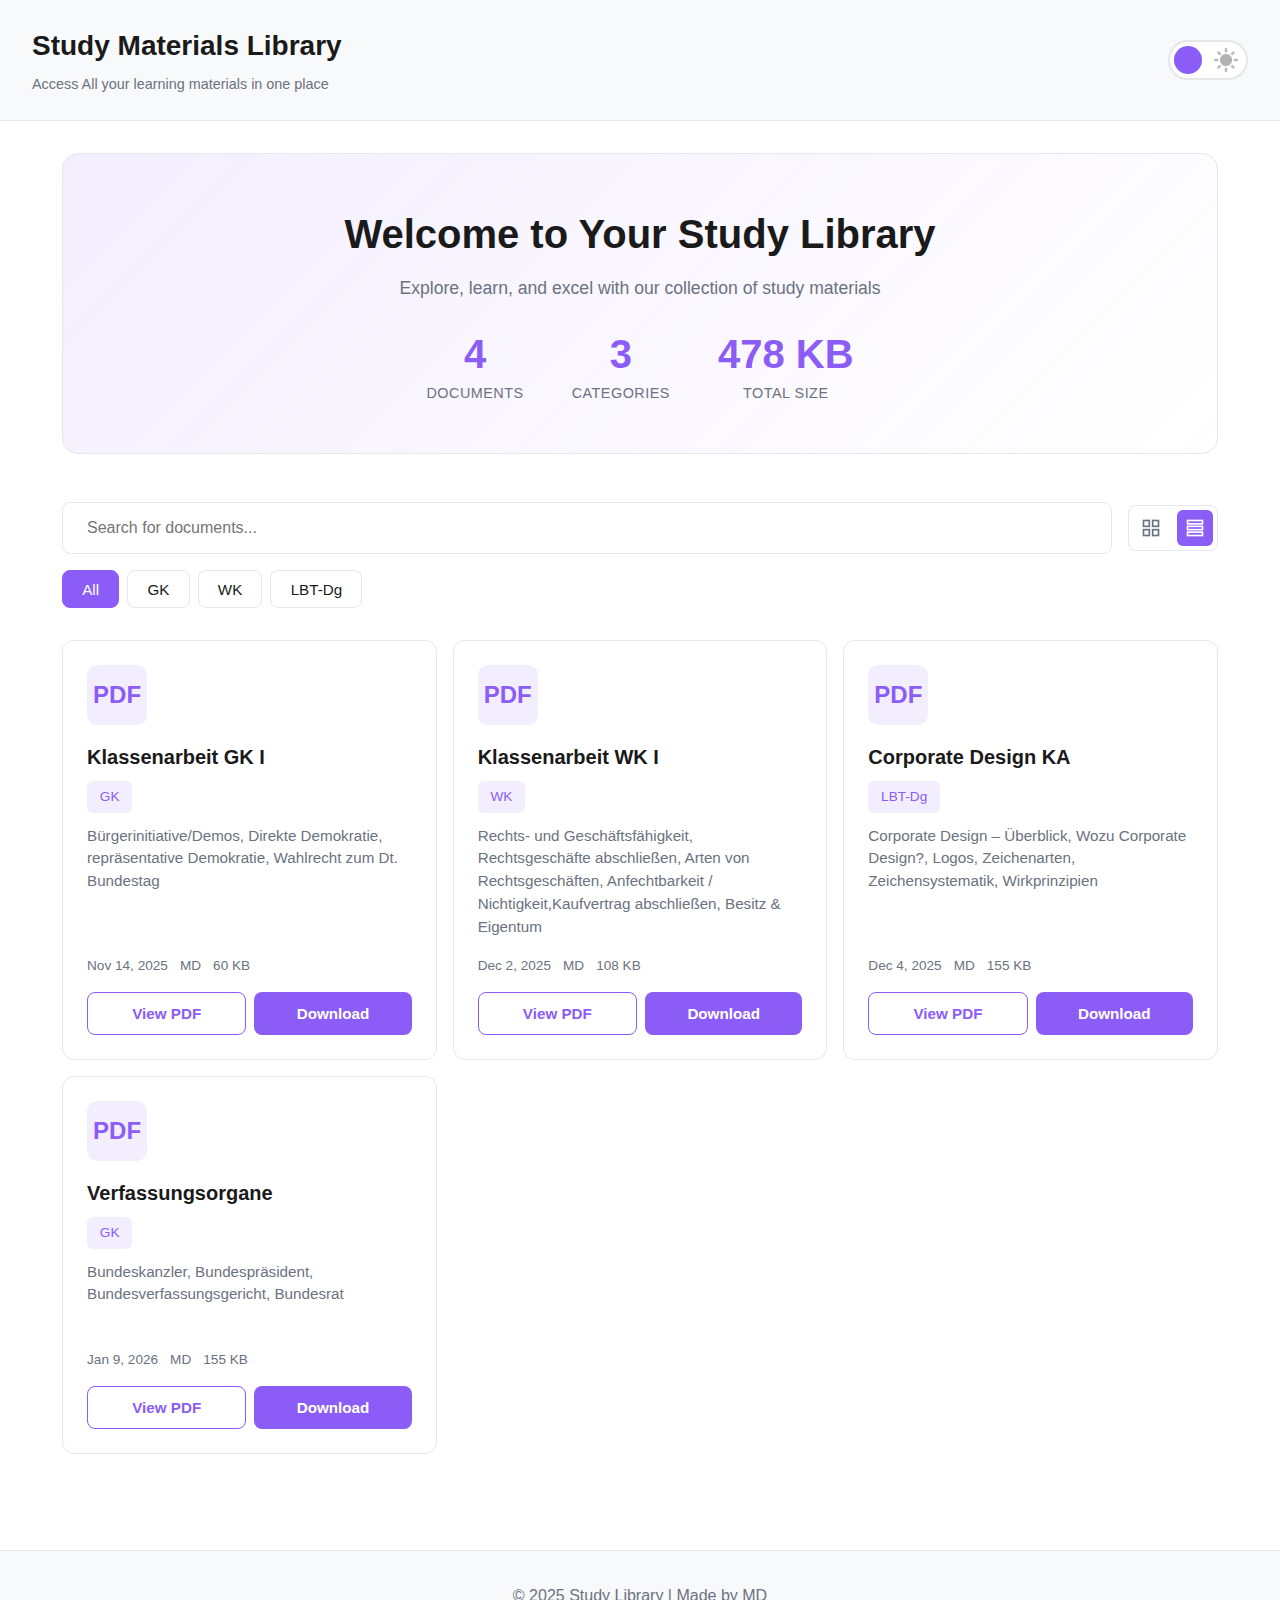
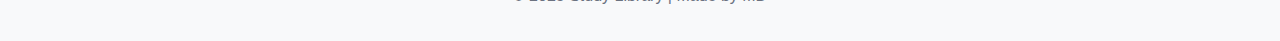
<file: index.html>
<!DOCTYPE html>
<html lang="en">
<head>
    <meta charset="UTF-8">
    <meta name="viewport" content="width=device-width, initial-scale=1.0">
    <title>Study-Lib</title>
    <link rel="stylesheet" href="style.css">
</head>
<body>
    <header>
        <div class="container">
            <div class="header-content">
                <h1>Study Materials Library</h1>
                <p class="subtitle">Access All your learning materials in one place</p>
            </div>
            <label class="theme-toggle">
                <input type="checkbox" id="themeToggle">
                <span class="toggle-slider">
                    <img src="assets/icons/dark-mode.png" alt="Dark Mode" class="toggle-icon light-icon">
                    <img src="assets/icons/light-mode.png" alt="Light Mode" class="toggle-icon dark-icon">
                </span>
            </label>
        </div>
    </header>

    <main class="container">
        <!-- Hero Section -->
        <section class="hero">
            <h2 class="hero-title">Welcome to Your Study Library</h2>
            <p class="hero-subtitle">Explore, learn, and excel with our collection of study materials</p>
            <div class="hero-stats">
                <div class="stat-item">
                    <span class="stat-number" id="totalDocs">0</span>
                    <span class="stat-label">Documents</span>
                </div>
                <div class="stat-item">
                    <span class="stat-number" id="totalCategories">0</span>
                    <span class="stat-label">Categories</span>
                </div>
                <div class="stat-item">
                    <span class="stat-number" id="totalSize">0</span>
                    <span class="stat-label">Total Size</span>
                </div>
            </div>
        </section>

        <div class="controls">
            <div class="controls-row">
                <input type="text" id="searchInput" placeholder="Search for documents..." class="search-box">
                <div class="view-options">
                    <button class="view-btn" data-view="comfortable" title="Comfortable">
                        <svg width="20" height="20" viewBox="0 0 24 24" fill="none" stroke="currentColor" stroke-width="2">
                            <rect x="3" y="3" width="7" height="7"></rect>
                            <rect x="14" y="3" width="7" height="7"></rect>
                            <rect x="3" y="14" width="7" height="7"></rect>
                            <rect x="14" y="14" width="7" height="7"></rect>
                        </svg>
                    </button>
                    <button class="view-btn active" data-view="compact" title="Compact">
                        <svg width="20" height="20" viewBox="0 0 24 24" fill="none" stroke="currentColor" stroke-width="2">
                            <rect x="3" y="3" width="18" height="4"></rect>
                            <rect x="3" y="10" width="18" height="4"></rect>
                            <rect x="3" y="17" width="18" height="4"></rect>
                        </svg>
                    </button>
                </div>
            </div>
            <div class="filter-buttons" id="categoryFilters">
                <button class="filter-btn active" data-category="all">All</button>
            </div>
        </div>

        <div class="pdf-grid" id="pdfGrid">
            <!-- PDF cards will be generated here -->
        </div>

        <div class="empty-state" id="emptyState" style="display: none;">
            <p>No documents found</p>
        </div>
    </main>

    <footer>
        <div class="container">
            <p>&copy; 2025 Study Library | Made by MD</p>
        </div>
    </footer>

    <!-- PDF Viewer Modal -->
    <div id="pdfModal" class="modal">
        <div class="modal-content">
            <div class="modal-header">
                <h2 id="modalTitle">PDF Viewer</h2>
                <div class="modal-actions">
                    <button class="modal-open-new" id="openNewTab">Open in New Tab</button>
                    <button class="modal-close" id="closeModal">&times;</button>
                </div>
            </div>
            <div class="modal-body">
                <iframe id="pdfViewer" src="" frameborder="0"></iframe>
            </div>
        </div>
    </div>

    <script src="library-data.js"></script>
    <script src="script.js"></script>
</body>
</html>
</file>
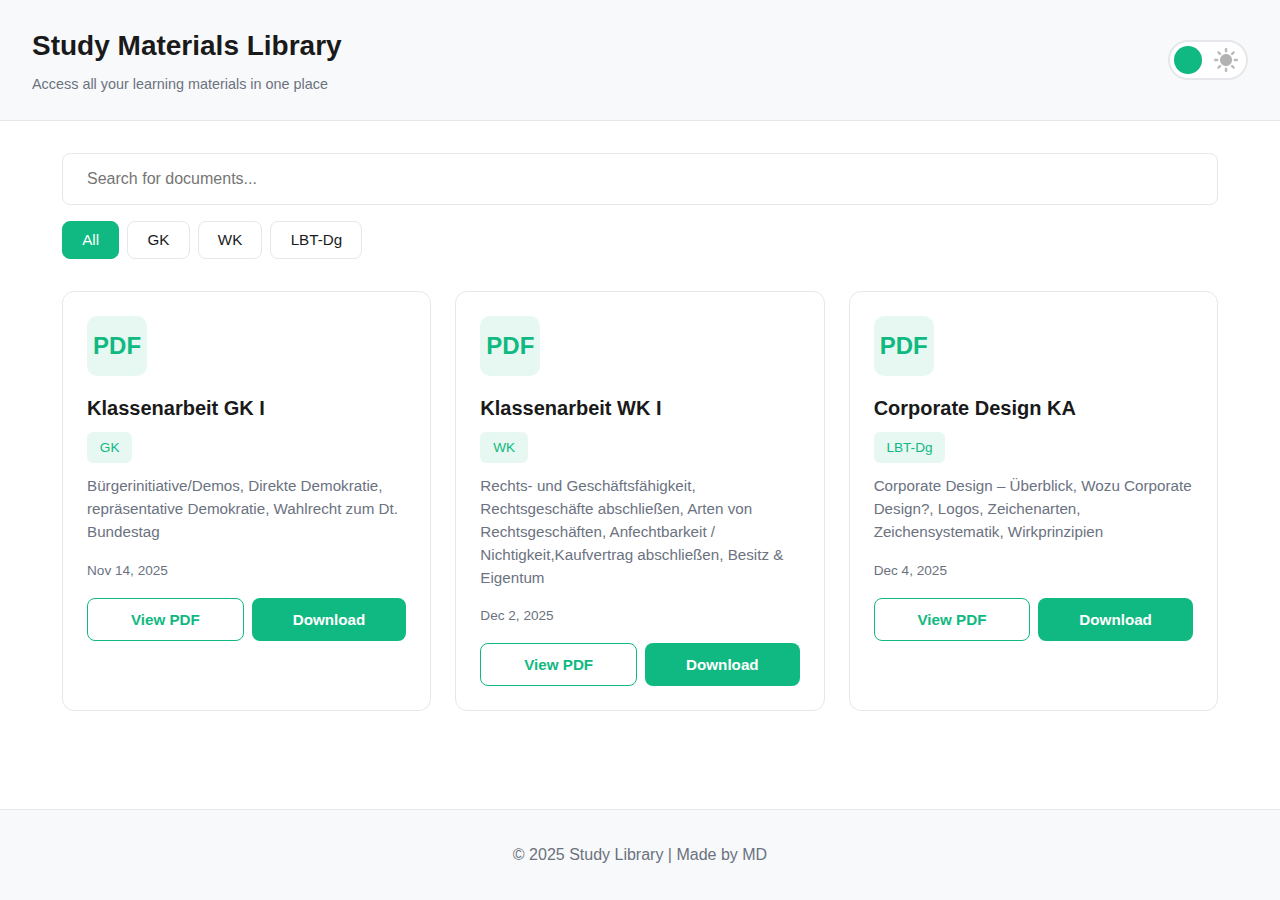
<file: study-lib/index.html>
<!DOCTYPE html>
<html lang="en">
<head>
    <meta charset="UTF-8">
    <meta name="viewport" content="width=device-width, initial-scale=1.0">
    <title>Study-Lib</title>
    <link rel="stylesheet" href="style.css">
</head>
<body>
    <header>
        <div class="container">
            <div class="header-content">
                <h1>Study Materials Library</h1>
                <p class="subtitle">Access all your learning materials in one place</p>
            </div>
            <label class="theme-toggle">
                <input type="checkbox" id="themeToggle">
                <span class="toggle-slider">
                    <img src="assets/icons/dark-mode.png" alt="Dark Mode" class="toggle-icon light-icon">
                    <img src="assets/icons/light-mode.png" alt="Light Mode" class="toggle-icon dark-icon">
                </span>
            </label>
        </div>
    </header>

    <main class="container">
        <div class="controls">
            <input type="text" id="searchInput" placeholder="Search for documents..." class="search-box">
            <div class="filter-buttons" id="categoryFilters">
                <button class="filter-btn active" data-category="all">All</button>
            </div>
        </div>

        <div class="pdf-grid" id="pdfGrid">
            <!-- PDF cards will be generated here -->
        </div>

        <div class="empty-state" id="emptyState" style="display: none;">
            <p>No documents found</p>
        </div>
    </main>

    <footer>
        <div class="container">
            <p>&copy; 2025 Study Library | Made by MD</p>
        </div>
    </footer>

    <!-- PDF Viewer Modal -->
    <div id="pdfModal" class="modal">
        <div class="modal-content">
            <div class="modal-header">
                <h2 id="modalTitle">PDF Viewer</h2>
                <div class="modal-actions">
                    <button class="modal-open-new" id="openNewTab">Open in New Tab</button>
                    <button class="modal-close" id="closeModal">&times;</button>
                </div>
            </div>
            <div class="modal-body">
                <iframe id="pdfViewer" src="" frameborder="0"></iframe>
            </div>
        </div>
    </div>

    <script src="library-data.js"></script>
    <script src="script.js"></script>
</body>
</html>
</file>
<file: style.css>
* {
    margin: 0;
    padding: 0;
    box-sizing: border-box;
}

:root {
    --bg-primary: #fff;
    --bg-secondary: #f8f9fa;
    --bg-card: #ffffff;
    --text-primary: #1a1a1a;
    --text-secondary: #6b7280;
    --border-color: #e5e7eb;
    --accent: #8b5cf6;
    --accent-hover: #7c3aed;
    --accent-light: rgba(139, 92, 246, 0.1);
    --shadow: rgba(0, 0, 0, 0.1);
}

[data-theme="dark"] {
    --bg-primary: #1c1c1e;
    --bg-secondary: #141416;
    --bg-card: #2c2c2e;
    --text-primary: #f2f3f5;
    --text-secondary: #b5bac1;
    --border-color: #3a3a3c;
    --accent: #a78bfa;
    --accent-hover: #8b5cf6;
    --accent-light: rgba(167, 139, 250, 0.15);
    --shadow: rgba(0, 0, 0, 0.3);
}

body {
    font-family: -apple-system, BlinkMacSystemFont, 'Segoe UI', Roboto, Oxygen, Ubuntu, Cantarell, sans-serif;
    background: var(--bg-primary);
    color: var(--text-primary);
    line-height: 1.6;
    min-height: 100vh;
    display: flex;
    flex-direction: column;
    transition: background-color 0.3s ease, color 0.3s ease;
}

.container {
    max-width: 100%;
    margin: 0 auto;
    padding: 0 2rem;
}

main.container {
    max-width: 1800px;
}

/* Header */
header {
    background: var(--bg-secondary);
    border-bottom: 1px solid var(--border-color);
    padding: 1.5rem 0;
    position: relative;
    margin-bottom: 2rem;
}

header .container {
    display: flex;
    justify-content: space-between;
    align-items: center;
}

.header-content {
    flex: 1;
}

header h1 {
    font-size: 1.75rem;
    margin-bottom: 0.25rem;
    color: var(--text-primary);
}

.subtitle {
    color: var(--text-secondary);
    font-size: 0.9rem;
}

/* Theme Toggle */
.theme-toggle {
    position: relative;
    display: inline-block;
    width: 80px;
    height: 40px;
    cursor: pointer;
}

.theme-toggle input {
    opacity: 0;
    width: 0;
    height: 0;
}

.toggle-slider {
    position: absolute;
    top: 0;
    left: 0;
    right: 0;
    bottom: 0;
    background: var(--bg-card);
    border: 2px solid var(--border-color);
    border-radius: 40px;
    transition: all 0.3s ease;
    display: flex;
    align-items: center;
    padding: 4px;
}

.toggle-slider:hover {
    border-color: var(--accent);
}

.toggle-icon {
    position: absolute;
    width: 24px;
    height: 24px;
    transition: all 0.3s ease;
}

.light-icon {
    left: 8px;
    opacity: 1;
}

.dark-icon {
    right: 8px;
    opacity: 0.3;
}

.theme-toggle input:checked ~ .toggle-slider {
    background: var(--accent-light);
}

.theme-toggle input:checked ~ .toggle-slider .light-icon {
    opacity: 0.3;
}

.theme-toggle input:checked ~ .toggle-slider .dark-icon {
    opacity: 1;
}

.theme-toggle input:checked ~ .toggle-slider::before {
    transform: translateX(40px);
}

.toggle-slider::before {
    content: '';
    position: absolute;
    height: 28px;
    width: 28px;
    left: 4px;
    background: var(--accent);
    border-radius: 50%;
    transition: all 0.3s ease;
    z-index: 1;
}

/* Main Content */
main {
    flex: 1;
    padding: 3rem 0;
}

/* Hero Section */
.hero {
    text-align: center;
    padding: 3rem 2rem;
    margin-bottom: 3rem;
    background: linear-gradient(135deg, var(--accent-light) 0%, transparent 100%);
    border-radius: 16px;
    border: 1px solid var(--border-color);
}

.hero-title {
    font-size: 2.5rem;
    margin-bottom: 0.5rem;
    color: var(--text-primary);
    font-weight: 700;
}

.hero-subtitle {
    font-size: 1.1rem;
    color: var(--text-secondary);
    margin-bottom: 2rem;
}

.hero-stats {
    display: flex;
    justify-content: center;
    gap: 3rem;
    flex-wrap: wrap;
}

.stat-item {
    display: flex;
    flex-direction: column;
    align-items: center;
}

.stat-number {
    font-size: 2.5rem;
    font-weight: 700;
    color: var(--accent);
    line-height: 1;
}

.stat-label {
    font-size: 0.9rem;
    color: var(--text-secondary);
    margin-top: 0.5rem;
    text-transform: uppercase;
    letter-spacing: 0.5px;
}

/* Controls */
.controls {
    margin-bottom: 2rem;
}

.controls-row {
    display: flex;
    gap: 1rem;
    align-items: center;
    margin-bottom: 1rem;
}

.search-box {
    flex: 1;
    padding: 1rem 1.5rem;
    font-size: 1rem;
    border: 1px solid var(--border-color);
    border-radius: 8px;
    background: var(--bg-card);
    color: var(--text-primary);
    transition: all 0.3s ease;
}

.search-box:focus {
    outline: none;
    border-color: var(--accent);
    box-shadow: 0 0 0 3px var(--accent-light);
}

.view-options {
    display: flex;
    gap: 0.5rem;
    background: var(--bg-card);
    border: 1px solid var(--border-color);
    border-radius: 8px;
    padding: 0.25rem;
}

.view-btn {
    padding: 0.5rem;
    border: none;
    background: transparent;
    color: var(--text-secondary);
    cursor: pointer;
    border-radius: 6px;
    transition: all 0.3s ease;
    display: flex;
    align-items: center;
    justify-content: center;
}

.view-btn:hover {
    background: var(--accent-light);
    color: var(--accent);
}

.view-btn.active {
    background: var(--accent);
    color: white;
}

/* Filter Buttons */
.filter-buttons {
    display: flex;
    gap: 0.5rem;
    flex-wrap: wrap;
}

.filter-btn {
    padding: 0.6rem 1.2rem;
    border: 1px solid var(--border-color);
    background: var(--bg-card);
    color: var(--text-primary);
    border-radius: 8px;
    cursor: pointer;
    font-size: 0.95rem;
    font-weight: 500;
    transition: all 0.3s ease;
}

.filter-btn:hover {
    border-color: var(--accent);
    transform: translateY(-2px);
}

.filter-btn.active {
    background: var(--accent);
    border-color: var(--accent);
    color: white;
}

/* PDF Grid */
.pdf-grid {
    display: grid;
    grid-template-columns: repeat(auto-fill, minmax(300px, 1fr));
    gap: 1.5rem;
    margin-bottom: 2rem;
}

/* Grid Layout Variations */
.pdf-grid.comfortable {
    grid-template-columns: repeat(auto-fill, minmax(350px, 1fr));
    gap: 2rem;
}

.pdf-grid.compact {
    grid-template-columns: repeat(auto-fill, minmax(280px, 1fr));
    gap: 1rem;
}

/* PDF Card */
.pdf-card {
    background: var(--bg-card);
    border: 1px solid var(--border-color);
    border-radius: 12px;
    padding: 1.5rem;
    transition: all 0.3s ease;
    position: relative;
    display: flex;
    flex-direction: column;
    height: 100%;
}

.pdf-card:hover {
    transform: translateY(-4px);
    box-shadow: 0 8px 24px var(--shadow);
    border-color: var(--accent);
}

.pdf-icon {
    font-size: 1.5rem;
    font-weight: 600;
    margin-bottom: 1rem;
    display: flex;
    color: var(--accent);
    background: var(--accent-light);
    width: 60px;
    height: 60px;
    align-items: center;
    justify-content: center;
    border-radius: 10px;
}

.pdf-card h3 {
    font-size: 1.25rem;
    margin-bottom: 0.5rem;
    color: var(--text-primary);
    flex-shrink: 0;
}

.pdf-card .category {
    display: inline-block;
    padding: 0.3rem 0.8rem;
    background: var(--accent-light);
    color: var(--accent);
    border-radius: 6px;
    font-size: 0.85rem;
    margin-bottom: 0.75rem;
    font-weight: 500;
    flex-shrink: 0;
    align-self: flex-start;
}

.pdf-card .description {
    color: var(--text-secondary);
    font-size: 0.95rem;
    margin-bottom: 1rem;
    line-height: 1.5;
    flex-grow: 1;
    min-height: 4.5rem;
}

.pdf-card .meta {
    display: flex;
    flex-wrap: wrap;
    gap: 0.75rem;
    font-size: 0.85rem;
    color: var(--text-secondary);
    margin-bottom: 1rem;
}

.pdf-card .meta span {
    display: flex;
    align-items: center;
    gap: 0.25rem;
}

.card-actions {
    display: flex;
    gap: 0.5rem;
}

.pdf-card .view-btn,
.pdf-card .download-btn {
    flex: 1;
    padding: 0.75rem;
    border: none;
    border-radius: 8px;
    font-size: 0.95rem;
    font-weight: 600;
    cursor: pointer;
    transition: all 0.3s ease;
}

.pdf-card .view-btn {
    background: var(--bg-card);
    color: var(--accent);
    border: 1px solid var(--accent);
}

.pdf-card .view-btn:hover {
    background: var(--accent-light);
}

.pdf-card .download-btn {
    background: var(--accent);
    color: white;
}

.pdf-card .download-btn:hover {
    background: var(--accent-hover);
}

/* Empty State */
.empty-state {
    text-align: center;
    padding: 4rem 2rem;
    color: var(--text-secondary);
    font-size: 1.1rem;
}

/* Footer */
footer {
    background: var(--bg-secondary);
    padding: 2rem 0;
    text-align: center;
    border-top: 1px solid var(--border-color);
    margin-top: 4rem;
}

footer p {
    color: var(--text-secondary);
}

/* Modal */
.modal {
    display: none;
    position: fixed;
    top: 0;
    left: 0;
    width: 100%;
    height: 100%;
    background: rgba(0, 0, 0, 0.8);
    z-index: 1000;
    align-items: center;
    justify-content: center;
    padding: 2rem;
}

.modal-content {
    background: var(--bg-card);
    border-radius: 12px;
    width: 100%;
    max-width: 1200px;
    height: 90vh;
    display: flex;
    flex-direction: column;
    box-shadow: 0 20px 60px rgba(0, 0, 0, 0.5);
}

.modal-header {
    display: flex;
    justify-content: space-between;
    align-items: center;
    padding: 1.5rem;
    border-bottom: 1px solid var(--border-color);
}

.modal-header h2 {
    margin: 0;
    font-size: 1.5rem;
    color: var(--text-primary);
}

.modal-actions {
    display: flex;
    gap: 0.5rem;
    align-items: center;
}

.modal-open-new {
    background: var(--accent);
    color: white;
    border: none;
    padding: 0.5rem 1rem;
    border-radius: 8px;
    font-size: 0.9rem;
    font-weight: 600;
    cursor: pointer;
    transition: all 0.3s ease;
}

.modal-open-new:hover {
    background: var(--accent-hover);
}

.modal-close {
    background: none;
    border: none;
    font-size: 2rem;
    color: var(--text-secondary);
    cursor: pointer;
    width: 40px;
    height: 40px;
    display: flex;
    align-items: center;
    justify-content: center;
    border-radius: 8px;
    transition: all 0.3s ease;
}

.modal-close:hover {
    background: var(--bg-secondary);
    color: var(--text-primary);
}

.modal-body {
    flex: 1;
    padding: 1rem;
    overflow: hidden;
}

#pdfViewer {
    width: 100%;
    height: 100%;
    border-radius: 8px;
}

/* Responsive */
@media (max-width: 768px) {
    header .container {
        flex-direction: column;
        gap: 1rem;
    }

    header h1 {
        font-size: 1.5rem;
    }

    .hero {
        padding: 2rem 1rem;
    }

    .hero-title {
        font-size: 1.8rem;
    }

    .hero-subtitle {
        font-size: 1rem;
    }

    .hero-stats {
        gap: 2rem;
    }

    .stat-number {
        font-size: 2rem;
    }

    .controls-row {
        flex-direction: column;
    }

    .search-box {
        width: 100%;
    }

    .view-options {
        width: 100%;
        justify-content: center;
    }

    .pdf-grid,
    .pdf-grid.comfortable,
    .pdf-grid.compact {
        grid-template-columns: 1fr;
    }

    .container {
        padding: 0 1rem;
    }

    .modal {
        padding: 1rem;
    }

    .modal-content {
        height: 95vh;
    }

    .modal-header {
        flex-direction: column;
        gap: 1rem;
        align-items: flex-start;
    }

    .modal-header h2 {
        font-size: 1.2rem;
    }

    .modal-actions {
        width: 100%;
        justify-content: space-between;
    }
}
</file>
<file: study-lib/style.css>
* {
    margin: 0;
    padding: 0;
    box-sizing: border-box;
}

:root {
    --bg-primary: #ffffff;
    --bg-secondary: #f8f9fa;
    --bg-card: #ffffff;
    --text-primary: #1a1a1a;
    --text-secondary: #6b7280;
    --border-color: #e5e7eb;
    --accent: #10b981;
    --accent-hover: #059669;
    --accent-light: rgba(16, 185, 129, 0.1);
    --shadow: rgba(0, 0, 0, 0.1);
}

[data-theme="dark"] {
    --bg-primary: #0f172a;
    --bg-secondary: #1e293b;
    --bg-card: #1e293b;
    --text-primary: #f1f5f9;
    --text-secondary: #94a3b8;
    --border-color: #334155;
    --accent: #34d399;
    --accent-hover: #10b981;
    --accent-light: rgba(52, 211, 153, 0.1);
    --shadow: rgba(0, 0, 0, 0.3);
}

body {
    font-family: -apple-system, BlinkMacSystemFont, 'Segoe UI', Roboto, Oxygen, Ubuntu, Cantarell, sans-serif;
    background: var(--bg-primary);
    color: var(--text-primary);
    line-height: 1.6;
    min-height: 100vh;
    display: flex;
    flex-direction: column;
    transition: background-color 0.3s ease, color 0.3s ease;
}

.container {
    max-width: 100%;
    margin: 0 auto;
    padding: 0 2rem;
}

main.container {
    max-width: 1800px;
}

/* Header */
header {
    background: var(--bg-secondary);
    border-bottom: 1px solid var(--border-color);
    padding: 1.5rem 0;
    position: relative;
    margin-bottom: 2rem;
}

header .container {
    display: flex;
    justify-content: space-between;
    align-items: center;
}

.header-content {
    flex: 1;
}

header h1 {
    font-size: 1.75rem;
    margin-bottom: 0.25rem;
    color: var(--text-primary);
}

.subtitle {
    color: var(--text-secondary);
    font-size: 0.9rem;
}

/* Theme Toggle */
.theme-toggle {
    position: relative;
    display: inline-block;
    width: 80px;
    height: 40px;
    cursor: pointer;
}

.theme-toggle input {
    opacity: 0;
    width: 0;
    height: 0;
}

.toggle-slider {
    position: absolute;
    top: 0;
    left: 0;
    right: 0;
    bottom: 0;
    background: var(--bg-card);
    border: 2px solid var(--border-color);
    border-radius: 40px;
    transition: all 0.3s ease;
    display: flex;
    align-items: center;
    padding: 4px;
}

.toggle-slider:hover {
    border-color: var(--accent);
}

.toggle-icon {
    position: absolute;
    width: 24px;
    height: 24px;
    transition: all 0.3s ease;
}

.light-icon {
    left: 8px;
    opacity: 1;
}

.dark-icon {
    right: 8px;
    opacity: 0.3;
}

.theme-toggle input:checked ~ .toggle-slider {
    background: var(--accent-light);
}

.theme-toggle input:checked ~ .toggle-slider .light-icon {
    opacity: 0.3;
}

.theme-toggle input:checked ~ .toggle-slider .dark-icon {
    opacity: 1;
}

.theme-toggle input:checked ~ .toggle-slider::before {
    transform: translateX(40px);
}

.toggle-slider::before {
    content: '';
    position: absolute;
    height: 28px;
    width: 28px;
    left: 4px;
    background: var(--accent);
    border-radius: 50%;
    transition: all 0.3s ease;
    z-index: 1;
}

/* Main Content */
main {
    flex: 1;
    padding: 3rem 0;
}

/* Controls */
.controls {
    margin-bottom: 2rem;
}

.search-box {
    width: 100%;
    padding: 1rem 1.5rem;
    font-size: 1rem;
    border: 1px solid var(--border-color);
    border-radius: 8px;
    background: var(--bg-card);
    color: var(--text-primary);
    transition: all 0.3s ease;
    margin-bottom: 1rem;
}

.search-box:focus {
    outline: none;
    border-color: var(--accent);
    box-shadow: 0 0 0 3px var(--accent-light);
}

/* Filter Buttons */
.filter-buttons {
    display: flex;
    gap: 0.5rem;
    flex-wrap: wrap;
}

.filter-btn {
    padding: 0.6rem 1.2rem;
    border: 1px solid var(--border-color);
    background: var(--bg-card);
    color: var(--text-primary);
    border-radius: 8px;
    cursor: pointer;
    font-size: 0.95rem;
    font-weight: 500;
    transition: all 0.3s ease;
}

.filter-btn:hover {
    border-color: var(--accent);
    transform: translateY(-2px);
}

.filter-btn.active {
    background: var(--accent);
    border-color: var(--accent);
    color: white;
}

/* PDF Grid */
.pdf-grid {
    display: grid;
    grid-template-columns: repeat(auto-fill, minmax(300px, 1fr));
    gap: 1.5rem;
    margin-bottom: 2rem;
}

/* PDF Card */
.pdf-card {
    background: var(--bg-card);
    border: 1px solid var(--border-color);
    border-radius: 12px;
    padding: 1.5rem;
    transition: all 0.3s ease;
    position: relative;
}

.pdf-card:hover {
    transform: translateY(-4px);
    box-shadow: 0 8px 24px var(--shadow);
    border-color: var(--accent);
}

.pdf-icon {
    font-size: 1.5rem;
    font-weight: 600;
    margin-bottom: 1rem;
    display: flex;
    color: var(--accent);
    background: var(--accent-light);
    width: 60px;
    height: 60px;
    align-items: center;
    justify-content: center;
    border-radius: 10px;
}

.pdf-card h3 {
    font-size: 1.25rem;
    margin-bottom: 0.5rem;
    color: var(--text-primary);
}

.pdf-card .category {
    display: inline-block;
    padding: 0.3rem 0.8rem;
    background: var(--accent-light);
    color: var(--accent);
    border-radius: 6px;
    font-size: 0.85rem;
    margin-bottom: 0.75rem;
    font-weight: 500;
}

.pdf-card .description {
    color: var(--text-secondary);
    font-size: 0.95rem;
    margin-bottom: 1rem;
    line-height: 1.5;
}

.pdf-card .meta {
    display: flex;
    justify-content: space-between;
    align-items: center;
    font-size: 0.85rem;
    color: var(--text-secondary);
    margin-bottom: 1rem;
}

.card-actions {
    display: flex;
    gap: 0.5rem;
}

.pdf-card .view-btn,
.pdf-card .download-btn {
    flex: 1;
    padding: 0.75rem;
    border: none;
    border-radius: 8px;
    font-size: 0.95rem;
    font-weight: 600;
    cursor: pointer;
    transition: all 0.3s ease;
}

.pdf-card .view-btn {
    background: var(--bg-card);
    color: var(--accent);
    border: 1px solid var(--accent);
}

.pdf-card .view-btn:hover {
    background: var(--accent-light);
}

.pdf-card .download-btn {
    background: var(--accent);
    color: white;
}

.pdf-card .download-btn:hover {
    background: var(--accent-hover);
}

/* Empty State */
.empty-state {
    text-align: center;
    padding: 4rem 2rem;
    color: var(--text-secondary);
    font-size: 1.1rem;
}

/* Footer */
footer {
    background: var(--bg-secondary);
    padding: 2rem 0;
    text-align: center;
    border-top: 1px solid var(--border-color);
    margin-top: 4rem;
}

footer p {
    color: var(--text-secondary);
}

/* Modal */
.modal {
    display: none;
    position: fixed;
    top: 0;
    left: 0;
    width: 100%;
    height: 100%;
    background: rgba(0, 0, 0, 0.8);
    z-index: 1000;
    align-items: center;
    justify-content: center;
    padding: 2rem;
}

.modal-content {
    background: var(--bg-card);
    border-radius: 12px;
    width: 100%;
    max-width: 1200px;
    height: 90vh;
    display: flex;
    flex-direction: column;
    box-shadow: 0 20px 60px rgba(0, 0, 0, 0.5);
}

.modal-header {
    display: flex;
    justify-content: space-between;
    align-items: center;
    padding: 1.5rem;
    border-bottom: 1px solid var(--border-color);
}

.modal-header h2 {
    margin: 0;
    font-size: 1.5rem;
    color: var(--text-primary);
}

.modal-actions {
    display: flex;
    gap: 0.5rem;
    align-items: center;
}

.modal-open-new {
    background: var(--accent);
    color: white;
    border: none;
    padding: 0.5rem 1rem;
    border-radius: 8px;
    font-size: 0.9rem;
    font-weight: 600;
    cursor: pointer;
    transition: all 0.3s ease;
}

.modal-open-new:hover {
    background: var(--accent-hover);
}

.modal-close {
    background: none;
    border: none;
    font-size: 2rem;
    color: var(--text-secondary);
    cursor: pointer;
    width: 40px;
    height: 40px;
    display: flex;
    align-items: center;
    justify-content: center;
    border-radius: 8px;
    transition: all 0.3s ease;
}

.modal-close:hover {
    background: var(--bg-secondary);
    color: var(--text-primary);
}

.modal-body {
    flex: 1;
    padding: 1rem;
    overflow: hidden;
}

#pdfViewer {
    width: 100%;
    height: 100%;
    border-radius: 8px;
}

/* Responsive */
@media (max-width: 768px) {
    header .container {
        flex-direction: column;
        gap: 1rem;
    }

    header h1 {
        font-size: 1.5rem;
    }

    .pdf-grid {
        grid-template-columns: 1fr;
    }

    .container {
        padding: 0 1rem;
    }

    .modal {
        padding: 1rem;
    }

    .modal-content {
        height: 95vh;
    }

    .modal-header {
        flex-direction: column;
        gap: 1rem;
        align-items: flex-start;
    }

    .modal-header h2 {
        font-size: 1.2rem;
    }

    .modal-actions {
        width: 100%;
        justify-content: space-between;
    }
}
</file>
